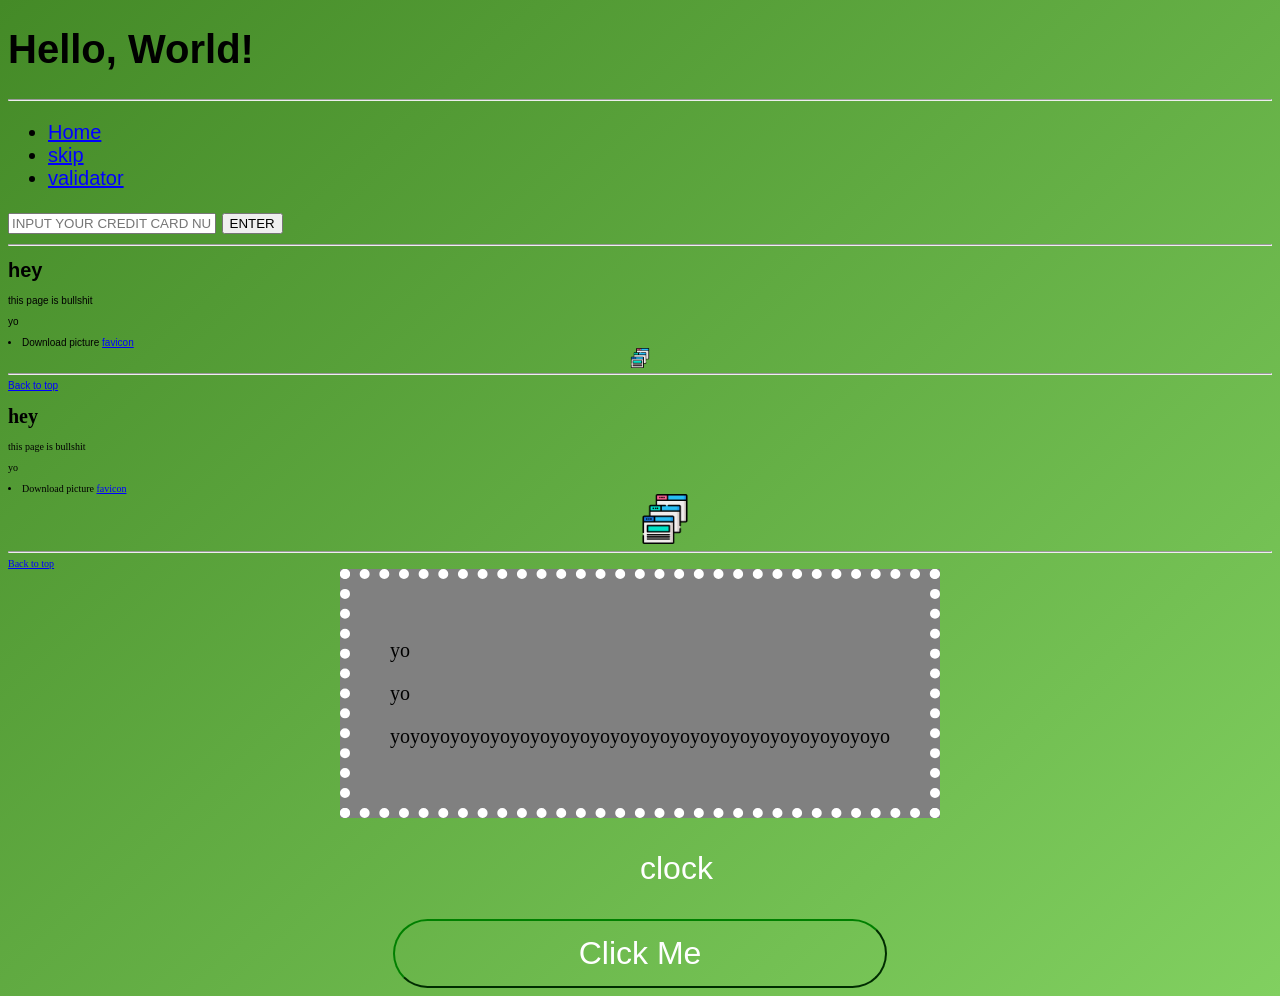
<file: index.html>
<!DOCTYPE html>
<html lang="en">
<head>
    <meta charset="UTF-8">
    <meta name="Test" content="Testing html and trying to do smthg normal">
    <meta name="Tester" content="Denis">
    <link rel="icon" href="icon.png" type="image/icon">
    <link rel="stylesheet" href="styles.css" type="text/css">
    <title>My Web Page</title>
    <h1>Hello, World!</h1>
    <hr>

    <script src="index.js" defer></script>
</head>
<body>

    <nav>
        <ul>
            <li>
                <a href="index.html">Home</a>


            </li>
            <li>
                <a href="#body1">skip</a>


            </li>
            <li>
                <a href="https://validator.w3.org/nu/#file">validator</a>

            </li>
        </ul>

    </nav>



    <input type="text" placeholder="INPUT YOUR CREDIT CARD NUMBER HERE">
    <button>ENTER</button>


<hr>
    <div class="main">
        <h1>hey</h1>
        <p>this page is bullshit</p>
        <p>yo</p>
        <li>Download picture <a href="icon.png" alt="favicon"download>favicon</a></li>
        <img src="icon.png" class="icon">
        <hr>
        <a href="#">Back to top</a>

    </div>
    <div class="notmain">
        <h1>hey</h1>
        <p>this page is bullshit</p>
        <p>yo</p>
        <li>Download picture <a href="icon.png" alt="favicon"download>favicon</a></li>
        <img src="icon.png" class="bigicon">
        <hr>
        <a href="#">Back to top</a>

    </div>




<div class="yoclass">
    <p>yo</p>
    <p>yo</p>
    <p>yoyoyoyoyoyoyoyoyoyoyoyoyoyoyoyoyoyoyoyoyoyoyoyoyo</p>

</div>


<div class="textbeforebutton">
    <p>clock</p>

</div>
    <button class="button">Click Me</button>
</body>
</html>
</file>
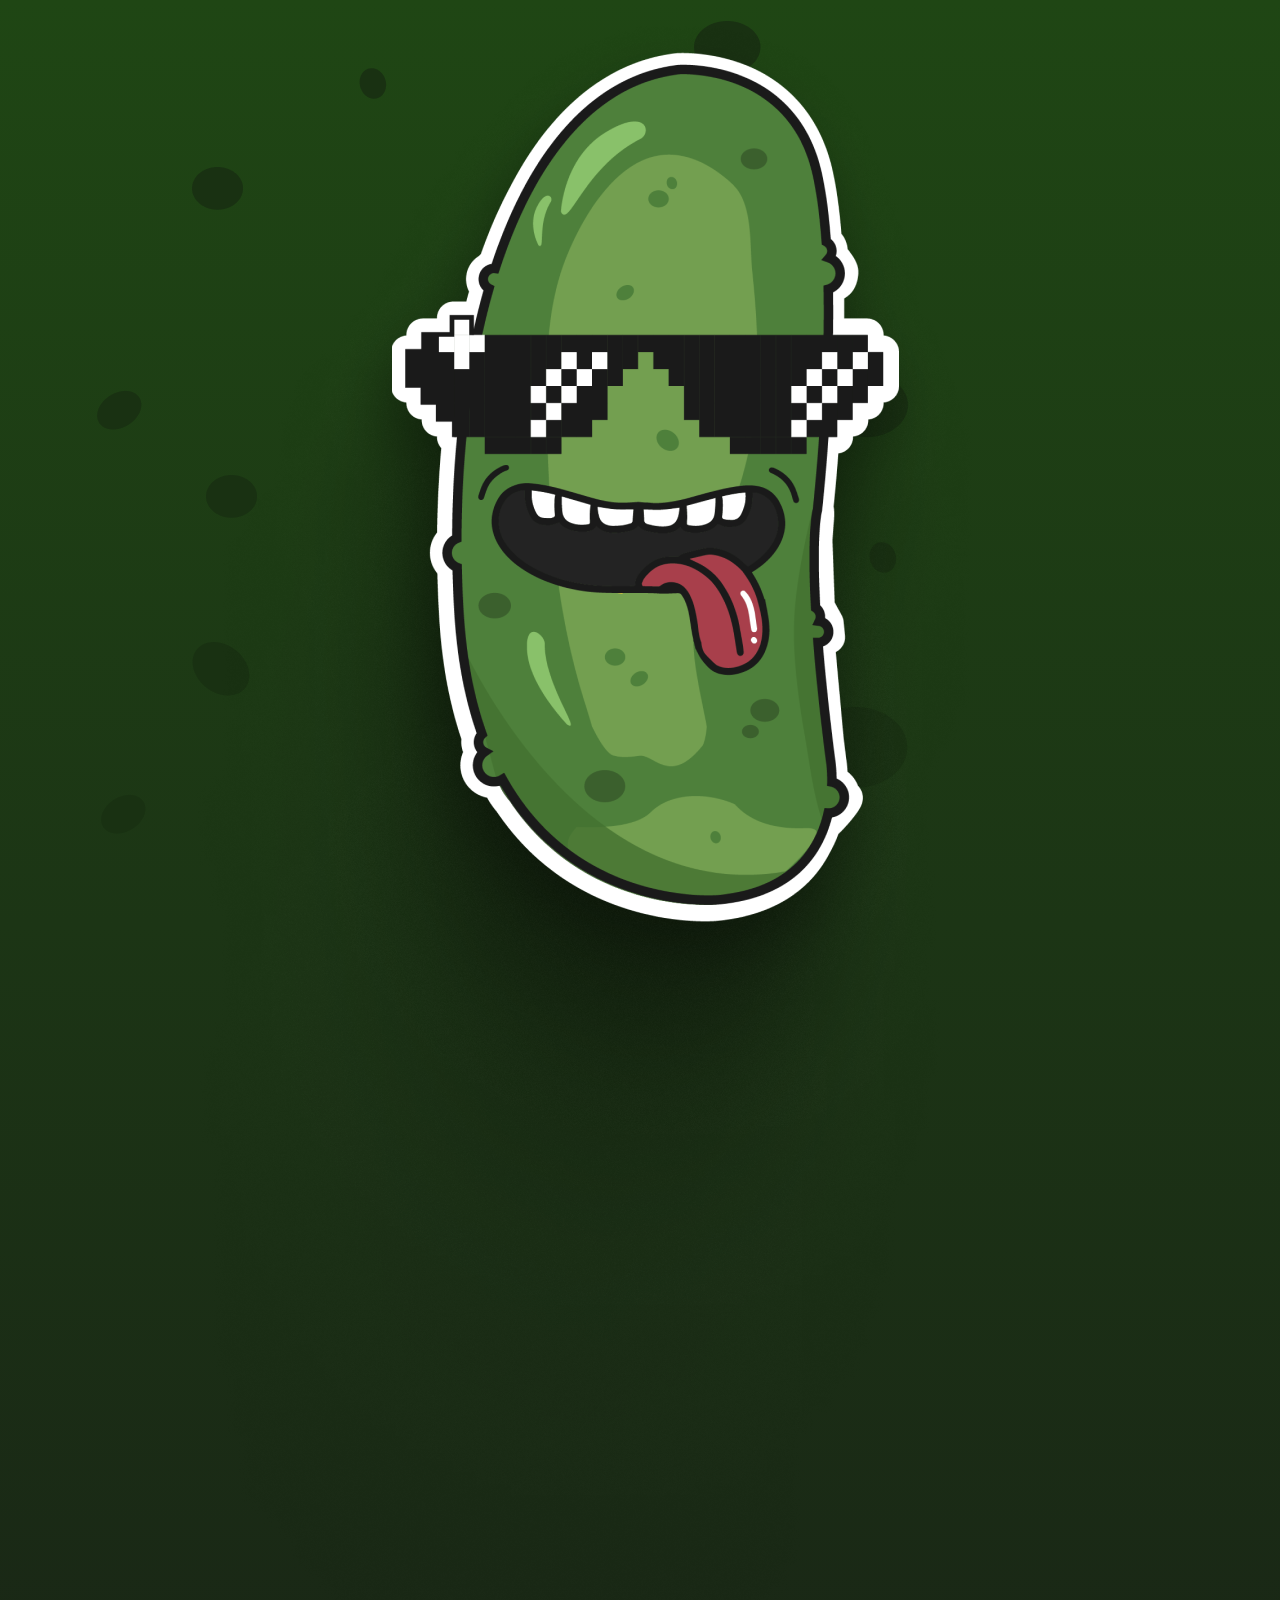
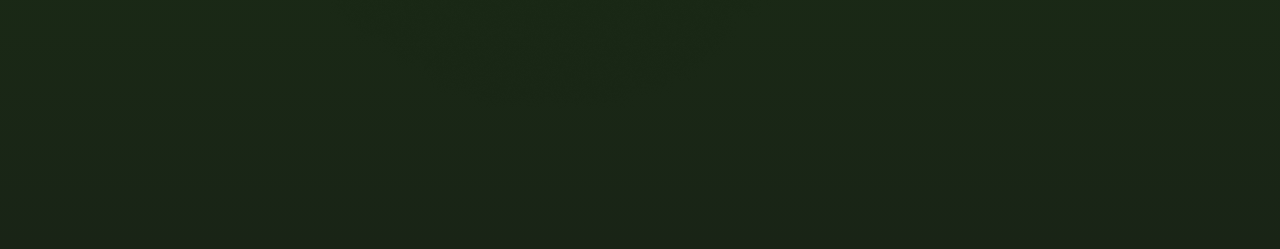
<file: picklecringe.html>
<!DOCTYPE html>
<html lang="en">
<head>
    <meta charset="UTF-8">
    <meta name="Test" content="Testing html and trying to do smthg normal">
    <meta name="Tester" content="Denis">
    <link rel="icon" href="icon.png" type="image/icon">
    <link rel="stylesheet" href="styles2.css" type="text/css">
    <title>Web Page</title>


    <script src="index.js" defer></script>
</head>
<body>



<div class="bigpicle">
    <img src="bigpickle.png" class="pic1" >
    <img src="dots.png" class="pic2" >
</div>

</body>
</html>
</file>
<file: styles.css>
a{
    color:blue;

}
a:visited{
    color:red;

}

a:hover, a:active{
    color:greenyellow;
}

body{
    font-family:"Comic Sans MS", Helvetica, sans-serif;
    font-size:20px;
    background: linear-gradient(138deg, #448a27 0%, #81d060 100%);

}

.main{
    font-family: Arial;
    font-size:10px;
    picture-width:10px;

}
.icon {
    width: 20px;
    display: block;
    margin-left: auto;
    margin-right: auto;
}

.bigicon {
    width: 50px; /* This will set the width of all images */
    margin-left: 50%;



}
input{
    width: 200px;

}
.notmain{
    font-family: "Comic Sans MS";
    font-size:10px;
    picture-width:10px;

}

.yoclass{
    font-family: "HoloLens MDL2 Assets";
    background: gray;
    align-content: center;
    width: 500px;
    display: block; /* or display: flex; */

    margin-left: auto;
    margin-right: auto;

    border: 10px dotted white;

    padding: 40px;

}
.textbeforebutton{
    font-family: "Poppins", sans-serif;
    border-radius: 49px;


    display: block;

    margin-left: 50%;



    font-weight: 500;
    font-size: 32px;
    color: white;
    background-color: transparent;
    border-color:green;
}
.button {
    font-family: "Poppins", sans-serif;
    border-radius: 49px;
    padding: 14px 184px;
    display: block;

    margin-left: auto;
    margin-right: auto;
    font-weight: 500;
    font-size: 32px;
    color: white;
    background-color: transparent;
    border-color:green;
}
/* 9393437-16 */
.picle {
    position: absolute;
    width: 254px;
    height: 446.46px;
    left: calc(50% - 254px / 2 - 2px);
    top: 88px;


    filter: drop-shadow(-65px 358px 102px rgba(0, 0, 0, 0.01)) drop-shadow(-42px 229px 93px rgba(0, 0, 0, 0.04)) drop-shadow(-23px 129px 79px rgba(0, 0, 0, 0.15)) drop-shadow(-10px 57px 58px rgba(0, 0, 0, 0.26)) drop-shadow(-3px 14px 32px rgba(0, 0, 0, 0.29));
}
</file>
<file: styles2.css>
body{
    background: linear-gradient(180deg, #1f4614 0%, #192416 100%);

    --font-family: "Poppins", sans-serif;
    height: 100%;
    margin: 0;
}



.pic1{
    position: relative;
    z-index: 2;
    top: 0;
    padding-right: 100px;
    display: block;
    margin-left: auto;
    margin-right: auto;
}
.pic2{
    position: absolute;
    z-index: 1;
    top: 21px;
    padding-left: 90px;
    display: block;
    margin-left: auto;
    margin-right: auto;
}
</file>
